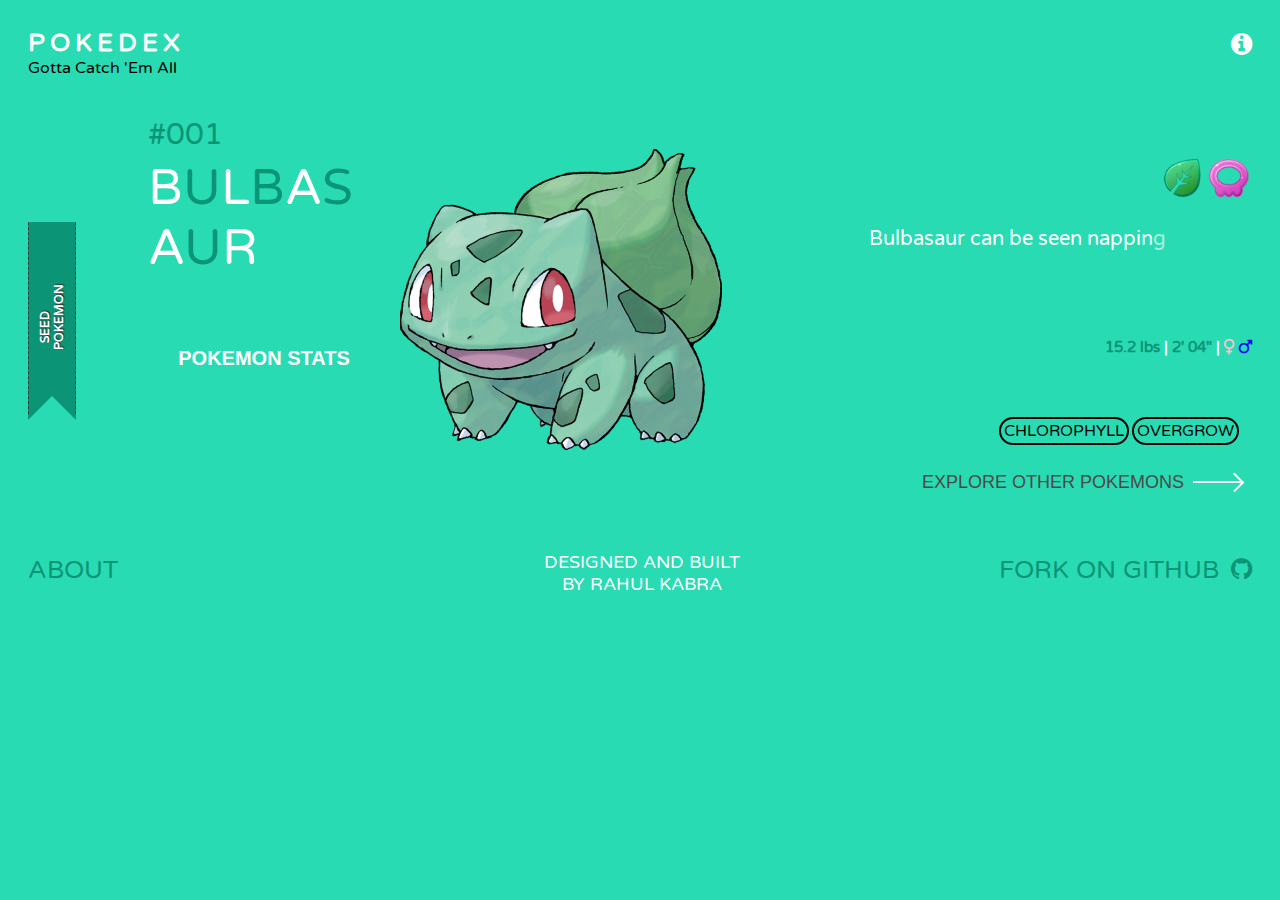
<file: index.html>
<!DOCTYPE html>

<head>
	<link rel="stylesheet" type="text/css"
		href="https://stackpath.bootstrapcdn.com/font-awesome/4.7.0/css/font-awesome.min.css">
	<link rel="stylesheet" type="text/css" href="./style.css">
	<link href="https://fonts.googleapis.com/css?family=Varela+Round&display=swap" rel="stylesheet">
	<meta name="viewport" content="width=device-width,initial-scale=1.0">
	<title>POKEDEX</title>
	<link rel="icon" href="favicon.png" type="./image/png">
</head>

<body>
	<div id="main-container">
		<div id="site-name-container">
			<label>POKEDEX</label>
			<div id="site-desc-container">
				<label>Gotta Catch 'Em All</label>
			</div>
		</div>

		<div></div>
		<div></div>
		<div></div>
		<div></div>
		<div></div>
		<div></div>
		<div></div>

		<div id="more-info-container" class="toggle-more-info">
			<p><span class="fa fa-info-circle" style="cursor:pointer;"></span></p>
		</div>
		<div></div>

		<div id="pokemon-name-container">
			<p id="pokemon-number-container"></p>
			<p id="pokemon-name-label">
			</p>
		</div>

		<div id="pokemon-image-container">
			<img id="pokemon-image" />
		</div>

		<div id="pokemon-desc-container">
			<p id="pokemon-type-container">
			</p>
			<label></label>
			<p style="font-size:15px;font-weight:bold;">
				<span id="pokemon-weight-container"></span>
				<span> | </span>
				<span id="pokemon-height-container"></span>
				<span> | </span>
				<span id="pokemon-gender-female-container" class="fa fa-venus"></span>
				<span id="pokemon-gender-male-container" class="fa fa-mars"></span>
			</p>
		</div>

		<div id="pokemon-category-type-container">
			<div class="pokemon-badge">
				<i><span id="pokemon-category"></span></i>
			</div>
		</div>

		<div id="pokemon-stats-container" class="toggle">
			<span style="color: #fff;"></span>
			<div class="overLyingDiv reveal">
				<div class="stats-label" data-title="POKEMON STATS"></div>
			</div>
			<div class="sliding">
				<div id="stats">
					<div>
						<p>HP</p>
						<p id="hp-stats"></p>
					</div>
					<div>
						<p>ATTACK</p>
						<p id="attack-stats"></p>
					</div>
					<div>
						<p>DEFENSE</p>
						<p id="defense-stats"></p>
					</div>
					<div>
						<p>SP. DEFENSE</p>
						<p id="sp-defense-stats"></p>
					</div>
					<div>
						<p>SP. ATTACK</p>
						<p id="sp-attack-stats"></p>
					</div>
					<div>
						<p>SPEED</p>
						<p id="speed-stats"></p>
					</div>
				</div>
			</div>
		</div>

		<div></div>

		<div id="pokemon-abilities-container">
			<p id="abilities-container">
			</p>
			<span class="link left-link">
				<span class="link-arrow">
					<span></span>
					<span></span>
				</span>
				<span class="link-line"></span>
			</span>
			<span class="link-text">Explore Other Pokemons</span>
			<span class="link right-link">
				<span class="link-arrow">
					<span></span>
					<span></span>
				</span>
				<span class="link-line"></span>
			</span>
		</div>

		<div id="about-container" class="md-trigger" data-modal="modal-12" style="height: 98px; max-height: 98px;">
			<p style="position: relative;top: 20%;">
				<span style="cursor: pointer;">ABOUT</span>
			</p>
		</div>

		<div class="md-modal md-effect-12">
			<div class="md-content">
				<h3 style="letter-spacing: 5px;">POKEDEX</h3>
				<div>
					<p>
						This is a fun project built with the help of the fantastic PokeAPI. It is an inexhaustible list
						of all the details corresponding to a Pokemon.
					</p>
					<p>
						For any avid Pokemon follower, this is the go-to place. Stats, evolution, moves, abilities,
						catgeory, type, you will find each and every tiny detail laid out for you.
					</p>
					<p>
						So what are you waiting for? Jump right in because we,
					</p>
					<p>
						Gotta Catch 'Em All
					</p>
					<button class="md-close">Close</button>
				</div>
			</div>
		</div>

		<div class="md-overlay"></div>

		<div></div>
		<div></div>
		<div></div>

		<div id="made-by-container" style="height: 98px; max-height: 98px;">
			<p style="position: relative;top: 25%;">
				<span>DESIGNED AND BUILT BY</span>
				<a href="https://github.com/rahul-kabra"><span>RAHUL KABRA</span></a>
			</p>
		</div>

		<div id="github-link-container" style="height: 98px; max-height: 98px; background: transparent !important;">
			<p style="position: relative;top: 20%;">
				<a href="https://github.com/rahul-kabra/POKEDEX">
					<span style="padding-right:5px;">FORK ON GITHUB </span>
					<span class="fa fa-github"></span>
				</a>
			</p>
		</div>
	</div>

	<div class="overlay-more-info" id="overlay-more-info">
		<nav class="overlay-more-info-menu">
			<p style="color:#fff;">Find out more about the moves and evolution of a Pokemon here</p>
			<div id="overlay-details-container"
				style="position: relative;display: grid; grid-template-columns: 1fr 1fr">

				<div class="section">
					<p>This is a list of moves performed by <span id="current-pokemon-move"></span></p>
					<div id="pokemon-moves-container">
						<div class="move-item">
							<p id="move-1"></p>
						</div>
						<div class="move-item">
							<p id="move-2"></p>
						</div>
						<div class="move-item">
							<p id="move-3"></p>
						</div>
						<div class="move-item">
							<p id="move-4"></p>
						</div>
						<div class="move-item">
							<p id="move-5"></p>
						</div>
						<div class="move-item">
							<p id="move-6"></p>
						</div>
						<div class="move-item">
							<p id="move-7"></p>
						</div>
						<div class="move-item">
							<p id="move-8"></p>
						</div>
						<div class="move-item">
							<p id="move-9"></p>
						</div>
						<div class="move-item">
							<p id="move-10"></p>
						</div>
						<div class="move-item">
							<p id="move-11"></p>
						</div>
						<div class="move-item">
							<p id="move-12"></p>
						</div>
					</div>
				</div>

				<div class="card-wrapper section">
					<div class="first">
						<div class="front">
							<div class="wrap">
								<p style="font-size: 20px;">This is the evolution of <span id="current-pokemon"></span>
								</p>
								<button class="openEvolutionCard">Read More...</button>
							</div>
						</div>
						<div class="back">
							<div>
								<p id="evolution-first-stage-pokemon-number"></p>
								<p id="evolution-first-stage-pokemon-name"></p>
								<p id="evolution-first-stage-pokemon-image"><img /></p>
							</div>
						</div>
					</div>
					<div class="second">
						<div>
							<p id="evolution-second-stage-pokemon-number"></p>
							<p id="evolution-second-stage-pokemon-name"></p>
							<p id="evolution-second-stage-pokemon-image"><img /></p>
						</div>
					</div>
					<div class="third">
						<div>
							<p id="evolution-third-stage-pokemon-number"></p>
							<p id="evolution-third-stage-pokemon-name"></p>
							<p id="evolution-third-stage-pokemon-image"><img /></p>
						</div>
						<button class="closeEvolutionCard">✕</button>
					</div>
				</div>

			</div>
		</nav>
	</div>

	<div class="page-transition-loader">
		<div class="page-transition-loader-icon">
			<svg version="1.1" id="loader-1" xmlns="http://www.w3.org/2000/svg"
				xmlns:xlink="http://www.w3.org/1999/xlink" x="0px" y="0px" width="40px" height="40px"
				viewBox="0 0 40 40" enable-background="new 0 0 40 40" xml:space="preserve">
				<path opacity="0.2" fill="#000"
					d="M20.201,5.169c-8.254,0-14.946,6.692-14.946,14.946c0,8.255,6.692,14.946,14.946,14.946s14.946-6.691,14.946-14.946C35.146,11.861,28.455,5.169,20.201,5.169z M20.201,31.749c-6.425,0-11.634-5.208-11.634-11.634c0-6.425,5.209-11.634,11.634-11.634c6.425,0,11.633,5.209,11.633,11.634C31.834,26.541,26.626,31.749,20.201,31.749z">
				</path>
				<path fill="#000"
					d="M26.013,10.047l1.654-2.866c-2.198-1.272-4.743-2.012-7.466-2.012h0v3.312h0C22.32,8.481,24.301,9.057,26.013,10.047z">
				</path>
				<animateTransform attributeType="xml" attributeName="transform" type="rotate" from="0 20 20"
					to="360 20 20" dur="0.5s" repeatCount="indefinite"></animateTransform>
			</svg>
		</div>
		<div class="page-transition-loader-tile"></div>
		<div class="page-transition-loader-tile"></div>
		<div class="page-transition-loader-tile"></div>
		<div class="page-transition-loader-tile"></div>
		<div class="page-transition-loader-tile"></div>
	</div>

	<script src="https://code.jquery.com/jquery-3.4.1.js"></script>
	<script src="./data.js"></script>
	<script src="./app.js"></script>
</body>

</html>
</file>
<file: style.css>
* {
  box-sizing: border-box;
}

body {
  font-family: 'Varela Round', sans-serif;
}

#main-container {
  display: grid;
  grid-template-columns: repeat(10, 1fr);
  grid-template-rows: repeat(5, minmax(98px, 98px));
}

#site-name-container {
  padding: 20px;
  grid-column: 1 / 3;
  grid-row: 1 / 2;
}

#site-name-container>label {
  color: #fff;
  font-size: 25px;
  font-weight: bold;
  letter-spacing: 5px;
}

#pokemon-number-container {
  margin: 0 auto;
  font-size: 30px;
}

#pokemon-name-container {
  padding: 10px;
  grid-column: 2 / 4;
  grid-row: 2 / 4;
  max-width: 266.6px;
  word-wrap: break-word;
  font-size: 50px;
}

#pokemon-name-label {
  margin: 5px auto;
}

#pokemon-name-label span:nth-of-type(odd) {
  color: white;
}

#pokemon-image-container {
  padding: 10px;
  grid-column: 4 / 7;
  grid-row: 2 / 6;
  max-width: 399.9px;
  justify-self: center;
  align-self: center;
}

img {
  width: 90%;
}

#pokemon-desc-container {
  padding: 20px;
  grid-column: 7 / 11;
  grid-row: 2 / 5;
  max-width: 533.2px;
  word-wrap: break-word;
  font-size: 20px;
  color: #fff;
  justify-self: center;
  align-self: center;
  text-align: end;
}

#pokemon-abilities-container {
  padding: 10px;
  grid-column: 7 / 11;
  grid-row: 5 / 6;
  justify-self: end;
  align-self: end;
}

#abilities-container {
  text-align: right;
  position: relative;
  top: -10px;
  padding: 0 20px;
}

#pokemon-category-type-container {
  padding: 5px;
  grid-column: 1 / 2;
  grid-row: 3 / 5;
  align-self: center;
  justify-self: baseline;
  padding: 20px;
}

#pokemon-gender-female-container {
  font-weight: bold;
  color: pink;
  visibility: hidden;
}

#pokemon-gender-male-container {
  font-weight: bold;
  color: blue;
  visibility: hidden;
}

#about-container {
  padding: 20px;
  grid-row: 6 / 7;
  grid-column: 1 / 2;
  font-size: 25px;
  text-align: center;
  transition: opacity .25s ease;
}

#github-link-container {
  padding: 20px;
  grid-row: 6 / 7;
  grid-column: 7 / 11;
  font-size: 25px;
  text-align: center;
  justify-self: end;
  align-self: end;
}

#github-link-container a {
  text-decoration: none;
  color: rgb(11, 148, 118);
}

#made-by-container {
  padding: 10px;
  grid-row: 6 / 7;
  grid-column: 5 / 7;
  justify-self: center;
  align-self: center;
  color: #fff;
  font-size: 18px;
  padding: 20px;
  text-align: center;
}

#made-by-container a {
  text-decoration: none;
  color: #fff;
}

#pokemon-desc-container img {
  width: 10%;
}

#pokemon-category {
  color: #fff;
  font-size: 12px;
}

#pokemon-stats-container {
  grid-row: 4 / 6;
  grid-column: 2 / 4;
  justify-self: center;
  align-self: center;
  cursor: pointer;
}

#stats {
  display: grid;
  grid-template-columns: repeat(3, 1fr);
  grid-template-rows: repeat(2, 1fr);
  padding: 10px;
  grid-gap: 10px;
  font-size: 11px;
  text-align: center;
}

#pokemon-moves-container {
  padding: 20px;
}

#more-info-container {
  z-index: 101;
  font-size: 25px;
  padding: 0px 20px;
  justify-self: end;
  align-self: baseline;
  color: #fff;
  position: relative;
  top: -3%;
}

#more-info-container:hover {
  opacity: .7;
}

#more-info-overlay-container {
  display: grid;
  grid-template-rows: repeat(2, 1fr);
}

/*MORE INFO OVERLAY ANIMATION CSS*/
.overlay-more-info {
  position: fixed;
  top: 0;
  left: 0;
  width: 100%;
  height: 100%;
  opacity: 1;
  visibility: hidden;
  transition: opacity .35s, visibility .35s, width .35s;
  z-index: 100;
}

.overlay-more-info:before {
  content: '';
  background: currentColor;
  left: -55%;
  top: 0;
  width: 50%;
  height: 100%;
  position: absolute;
  transition: left .35s ease;
}

.overlay-more-info:after {
  content: '';
  background: currentColor;
  right: -55%;
  top: 0;
  width: 50%;
  height: 100%;
  position: absolute;
  transition: all .35s ease;
}

.overlay-more-info.open {
  opacity: 1;
  visibility: visible;
  height: 100%;
}

.overlay-more-info.open:before {
  left: 0;
}

.overlay-more-info.open:after {
  right: 0;
}

.overlay-more-info.open p {
  animation: fadeInRight .5s ease forwards;
  animation-delay: .35s;
}

.overlay-more-info p {
  display: block;
  position: relative;
  opacity: 0;
}

.overlay-more-info nav {
  position: relative;
  height: 0;
  top: 5%;
  transform: translateY(-50%);
  font-size: 25px;
  font-family: 'Vollkorn', serif;
  font-weight: 400;
  text-align: center;
  z-index: 100;
}

.overlay-more-info p:hover:after,
.overlay-more-info p:focus:after,
.overlay-more-info p:active:after {
  width: 100%;
}

@keyframes fadeInRight {
  0% {
    opacity: 0;
    left: 20%;
  }

  100% {
    opacity: 1;
    left: 0;
  }
}

/*ABOUT MODAL CSS*/
button.md-close {
  cursor: pointer;
}

.md-modal {
  margin: auto;
  position: fixed;
  top: 25%;
  left: 0;
  right: 0;
  width: 50%;
  max-width: 630px;
  min-width: 320px;
  height: auto;
  z-index: 2000;
  visibility: hidden;
  backface-visibility: hidden;
}

.md-show {
  visibility: visible;
}

.md-overlay {
  position: fixed;
  width: 50%;
  height: 60%;
  visibility: hidden;
  top: 20%;
  left: 25%;
  z-index: 1000;
  opacity: 0;
  background: rgba(228, 240, 227, 0.8);
  transition: all 0.3s;
}

.md-show~.md-overlay {
  opacity: 1;
  visibility: visible;
}

.md-effect-12 .md-content {
  transform: scale(0.8);
  opacity: 0;
  transition: all 0.3s;
  text-align: center;
}

.md-show.md-effect-12~.md-overlay {
  background: blanchedalmond;
  opacity: 0.9;
}

.md-effect-12 .md-content h3,
.md-effect-12 .md-content {
  background: transparent;
}

.md-show.md-effect-12 .md-content {
  transform: scale(1);
  opacity: 1;
  font-size: 18px;
}

.overlay-more-info.open div {
  animation: fadeInRight .5s ease forwards;
  animation-delay: .35s;
}

.overlay-more-info div {
  display: block;
  opacity: 0;
}

/*PAGE TRANSITION LOADER STYLE CSS*/
.page-transition-loader {
  position: fixed;
  z-index: 999;
  top: 0;
  left: 0;
  width: 0;
  height: 100vh;
  transition: width 0s 1.4s ease;
}

.page-transition-loader .page-transition-loader-icon {
  position: absolute;
  z-index: 1;
  top: 50%;
  left: 50%;
  transform: translateX(-50%) translateY(-50%);
  opacity: 0;
  transition: opacity .5s ease;
}

.page-transition-loader .page-transition-loader-icon svg {
  transform-origin: 0 0;
}

.page-transition-loader .page-transition-loader-tile {
  position: absolute;
  left: 0;
  width: 0;
  height: 16.66%;
  background-color: #007AE5;
  transition: width .7s ease;
}

.page-transition-loader .page-transition-loader-tile:nth-child(1) {
  top: 0%;
  transition-delay: 0s;
}

.page-transition-loader .page-transition-loader-tile:nth-child(2) {
  top: 16.66%;
  transition-delay: 0.2s;
  background-color: #FFCDB2 !important;
}

.page-transition-loader .page-transition-loader-tile:nth-child(3) {
  top: calc(2*16.66%);
  transition-delay: 0.4s;
  background-color: #FFB4A2 !important;
}

.page-transition-loader .page-transition-loader-tile:nth-child(4) {
  top: calc(3*16.66%);
  transition-delay: 0.6s;
  background-color: #E5989B !important;
}

.page-transition-loader .page-transition-loader-tile:nth-child(5) {
  top: calc(4*16.66%);
  transition-delay: 0.8s;
  background-color: #B5838D !important;
}

.page-transition-loader .page-transition-loader-tile:nth-child(6) {
  top: calc(5*16.66%);
  transition-delay: 1s;
  background-color: #6D6875 !important;
}

.page-transition-loader-tile .page-transition-loader-tile:nth-child(7) {
  top: calc(6*16.66%);
  transition-delay: 0.8s;
}

.page-transition-loader-active {
  width: 100%;
  transition-delay: 0s;
}

.page-transition-loader-active .page-transition-loader-icon {
  opacity: 1;
  transition: opacity .5s 1.4s ease;
}

.page-transition-loader-active .page-transition-loader-tile {
  width: 100%;
}

.page-transition-loader-active .page-transition-loader-tile:nth-child(0) {
  transition-delay: -0.2s;
}

.page-transition-loader-active .page-transition-loader-tile:nth-child(1) {
  transition-delay: 0s;
}

.page-transition-loader-active .page-transition-loader-tile:nth-child(2) {
  transition-delay: 0.2s;
}

.page-transition-loader-active .page-transition-loader-tile:nth-child(3) {
  transition-delay: 0.4s;
}

.page-transition-loader-active .page-transition-loader-tile:nth-child(4) {
  transition-delay: 0.6s;
}

.page-transition-loader-active .page-transition-loader-tile:nth-child(5) {
  transition-delay: 0.8s;
}

/*BADGE DESIGN CSS*/
.pokemon-badge {
  margin: 1em;
  width: 3em;
  height: 10em;
  position: relative;
  border-top-right-radius: .2em;
  border-top-left-radius: .2em;
  margin: auto;
  background: currentColor;
}

.pokemon-badge i {
  width: 100%;
  height: 120%;
  display: block;
  margin: auto;
  z-index: 50;
  position: relative;
  border-right: dashed 0.0625em #333;
  border-left: dashed 0.0625em #333;
  overflow: hidden;
}

i span {
  display: block;
  text-align: center;
  top: 60%;
  margin-top: -2em;
  transform: rotate(-90deg);
  position: relative;
  text-shadow: 0.0625em 0.0625em 0.0625em #333;
  font-style: normal;
  font-weight: bold;
}

.pokemon-badge:before {
  content: "";
  position: absolute;
  bottom: -2.4em;
  left: 0;
  width: 0;
  height: 0;
  border-top: 2.5em solid currentColor;
  border-right: 2.5em solid transparent;
}

.pokemon-badge:after {
  content: "";
  position: absolute;
  bottom: -2.4em;
  right: 0;
  width: 0;
  height: 0;
  border-top: 2.5em solid currentColor;
  border-left: 2.5em solid transparent;
}

/*STATS SLIDE ANIMATION CSS*/

.sliding {
  font-size: 10px;
}

.toggle {
  position: relative;
  z-index: 90;
}

.overLyingDiv {
  width: 100%;
  min-height: 50%;
  height: 100%;
  position: absolute;
  z-index: 10;
  overflow: hidden;
}

.overLyingDiv:before,
.overLyingDiv:after {
  content: '';
  width: 100%;
  height: 50%;
  position: absolute;
  left: 0;
  background: currentColor;
  transition: transform 1s ease;
}

.overLyingDiv:before {
  top: 0;
}

.overLyingDiv:after {
  bottom: 0;
}

.overLyingDiv.is-sliding:before {
  transform: translate3d(-100vw, 0, 0);
}

.overLyingDiv.is-sliding:after {
  transform: translate3d(100vw, 0, 0);
}

.stats-label {
  width: 100%;
  height: 100%;
  z-index: 20;
  font-family: sans-serif;
  font-size: 20px;
  line-height: 1em;
  font-weight: 700;
  color: #fff;
  text-align: center;
  position: relative;
  top: 35px;
}

.stats-label:before,
.stats-label:after {
  content: attr(data-title);
  display: block;
  overflow: hidden;
  transition: transform 1s ease;
}

.stats-label:before {
  height: 1.5em;
  position: relative;
  z-index: 20;
}

.is-sliding .stats-label:before {
  transform: translate3d(-100vw, 0, 0);
}

.stats-label:after {
  width: inherit;
  padding-bottom: .09em;
  position: absolute;
  top: 0;
  left: 0;
  z-index: 10;
  vertical-align: bottom;
  clip: rect(1.5em auto auto auto);
}

.is-sliding .stats-label:after {
  transform: translate3d(100vw, 0, 0);
}

/*NAVIGATION ARROWS ANIMATION CSS*/
.link {
  display: inline-flex;
  align-items: center;
  padding: 5px;
  text-decoration: none;
}

.left-link {
  cursor: pointer;
  transform: rotate(0deg);
}

.right-link {
  cursor: pointer;
  transform: rotate(180deg);
}

.link-arrow {
  display: inline-flex;
}

.link-arrow span {
  position: relative;
  width: 14px;
  height: 2px;
  border-radius: 2px;
  overflow: hidden;
  background: #fff;
  z-index: 2;
}

.link-arrow span:nth-child(1) {
  transform-origin: left bottom;
  transform: rotate(45deg) translate3d(8px, -10px, 0);
}

.link-arrow span:nth-child(2) {
  transform-origin: left bottom;
  transform: rotate(-45deg);
}

.link-arrow span:after {
  content: '';
  display: block;
  position: absolute;
  left: 0;
  width: 0;
  height: 2px;
  background: #C3002F;
}

.link-line {
  position: relative;
  margin-left: -14px;
  width: 50px;
  height: 2px;
  background: #fff;
  overflow: hidden;
  z-index: 1;
}

.link-line:after {
  content: '';
  display: block;
  position: absolute;
  left: 80px;
  width: 70px;
  height: 2px;
  background: #C3002F;
}

.link-text {
  color: #4A4A4A;
  font-family: 'Oswald', sans-serif;
  font-size: 18px;
  text-transform: uppercase;
  position: relative;
  top: 5px;
}

.link:hover .link-line:after {
  animation: animation-line 1.5s forwards;
}

.link:hover .link-arrow span:after {
  animation: animation-arrow 1.5s forwards;
  animation-delay: 1s;
}

@keyframes animation-line {
  0% {
    left: 80px;
  }

  100% {
    left: 0;
  }
}

@keyframes animation-arrow {
  0% {
    width: 0;
  }

  100% {
    width: 100%;
  }
}

/*MOVES ANIMATION CSS*/
.move-item {
  float: left;
  width: 160px;
  height: 90px;
  color: #fff;
}

.move-item p {
  padding: 12px;
  text-transform: uppercase;
  font-size: 20px;
}

.move-item {
  animation: zoom-out 2s 3s both;
}

.move-item:nth-child(1) {
  animation-delay: 3660ms !important;
}

.move-item:nth-child(2) {
  animation-delay: 1794ms !important;
}

.move-item:nth-child(3) {
  animation-delay: 2880ms !important;
}

.move-item:nth-child(4) {
  animation-delay: 2580ms !important;
}

.move-item:nth-child(5) {
  animation-delay: 1503ms !important;
}

.move-item:nth-child(6) {
  animation-delay: 4118ms !important;
}

.move-item:nth-child(7) {
  animation-delay: 746ms !important;
}

.move-item:nth-child(8) {
  animation-delay: 981ms !important;
}

.move-item:nth-child(9) {
  animation-delay: 1429ms !important;
}

.move-item:nth-child(10) {
  animation-delay: 3897ms !important;
}

.move-item:nth-child(11) {
  animation-delay: 1709ms !important;
}

.move-item:nth-child(12) {
  animation-delay: 3025ms !important;
}

@keyframes zoom-out {

  from,
  to {
    transform: scale3d(0, 0, 0);
  }

  45%,
  100% {
    transform: scale3d(1, 1, 1);
  }
}

/*EVOLUTION ANIMATION STYLE CSS*/
.card-wrapper {
  text-align: center;
}

.first,
.second,
.third {
  float: left;
  position: relative;
  background-color: #fff;
  width: 33.33%;
  max-width: 300px;
  height: 400px;
}

.first,
.third {
  transition: .7s ease-in-out;
}

.first.open-evolution,
.third.open-evolution {
  transform: rotateY(0deg);
  transition: .7s ease-in-out;
}

.first {
  z-index: 20;
  transform: rotateY(180deg);
  transform-origin: 100% 50%;
}

.third {
  transform: rotateY(-180deg);
  transform-origin: 0% 50%;
}

.front,
.back {
  height: 100%;
  width: 100%;
  position: absolute;
  background-color: #fff;
  top: 0;
}

.front {
  transform: rotateY(180deg);
  z-index: 5;
}

.back {
  background-color: #fff;
  z-index: 4;
  backface-visibility: hidden;
}

.back.open-evolution {
  z-index: 10;
}

.openEvolutionCard {
  padding: 5px;
  z-index: 50;
  font-weight: 200;
  font-size: 15px;
  opacity: .7;
  transition: .2s ease-in-out;
  cursor: pointer;
}

.openEvolutionCard:hover {
  color: #fff;
  transition: .2s ease-in-out;
}

.closeEvolutionCard {
  position: absolute;
  border: none;
  background-color: rgba(0, 0, 0, 0.4);
  color: white;
  z-index: 50;
  width: 35px;
  font-size: 1em;
  cursor: pointer;
  height: 35px;
  top: 10px;
  right: 10px;
  border-radius: 50%;
  display: none;
}

.closeEvolutionCard:hover {
  background-color: rgba(0, 0, 0, 0.2);
  transition: .2s ease-in-out;
}

.wrap {
  padding: 130px 0;
}

/*RESPONSIVE CSS STYLES*/
@media screen and (max-width: 414px) {
  #site-name-container {
    grid-area: 1/1/2/10 !important;
  }

  #more-info-container {
    grid-area: 1/1/10/11 !important;
    position: relative;
    top: 0 !important;
  }

  #pokemon-name-container {
    grid-area: 2/2/3/10 !important;
    max-width: none !important;
    font-size: 40px !important;
    text-align: center !important;
  }

  #pokemon-image-container {
    grid-area: 3/3/6/11 !important;
    align-self: center !important;
  }

  #pokemon-image-container img {
    width: 85% !important;
  }

  #pokemon-category-type-container {
    grid-area: 3/1/6/4 !important;
  }

  #pokemon-desc-container {
    grid-area: 6/1/9/11 !important;
    justify-self: start !important;
    max-width: none !important;
    text-align: inherit !important;
  }

  #pokemon-desc-container img {
    width: 7% !important;
  }

  #pokemon-stats-container {
    grid-area: 9/1/11/4 !important;
    justify-self: baseline !important;
  }

  #pokemon-abilities-container {
    grid-area: 9/5/11/11 !important;
    align-self: center !important;
    padding: 5px !important;
    font-size: 9px !important;
    justify-self: center !important;
  }

  #about-container {
    grid-area: 11/1/12/5 !important;
    font-size: 20px !important;
    text-align: left !important;
    padding: 5px 5px 5px 20px !important;
  }

  #made-by-container {
    grid-area: 12/1/12/11 !important;
    font-size: 17px !important;
    padding: 0px !important;
  }

  #github-link-container {
    grid-area: 11/5/12/11 !important;
    font-size: 20px !important;
    padding: 5px !important;
  }

  #main-container {
    display: grid !important;
    grid-template-columns: repeat(10, 1fr) !important;
  }

  .link-text {
    font-size: 8px !important;
    position: relative !important;
    top: 1.5px !important;
  }

  .link {
    padding: 0 !important;
  }

  .link-line {
    width: 20px !important;
  }

  .stats-label {
    font-size: 11px !important;
    position: relative;
    top: 40% !important;
  }

  #stats {
    font-size: 9px !important;
    padding: 5px !important;
  }

  .md-overlay {
    width: 100% !important;
    height: 100% !important;
    top: 0 !important;
    left: 0 !important;
  }

  .md-show.md-effect-12 .md-content {
    font-size: 14px !important;
  }

  .md-modal {
    top: 20% !important;
  }

  .overlay-more-info nav {
    font-size: 15px;
  }

  .overlay-more-info.open p {
    font-size: 13px;
    padding-top: 12px;
  }

  #overlay-details-container {
    grid-template-columns: 1fr !important;
  }

  .wrap {
    padding: 45px 0;
  }

  .wrap p {
    font-size: 13px !important;
  }

  .first,
  .second,
  .third {
    height: 250px;
  }

  .closeEvolutionCard {
    height: 25px;
    width: 25px;
  }

  .move-item {
    width: 54px !important;
    height: 75px !important;
  }

  .move-item p {
    padding: 5px !important;
    font-size: 8px !important;
  }

  #pokemon-moves-container {
    padding: 5px 25px;
  }
}

@media screen and (min-width: 415px) and (max-width: 768px) {
  #site-name-container {
    grid-area: 1/1/2/10 !important;
  }

  #more-info-container {
    grid-area: 1/1/10/11 !important;
    position: relative;
    top: 0 !important;
  }

  #pokemon-name-container {
    grid-area: 2/2/3/10 !important;
    max-width: none !important;
    font-size: 40px !important;
    text-align: center !important;
  }

  #pokemon-image-container {
    grid-area: 3/3/6/11 !important;
    align-self: center !important;
  }

  #pokemon-image-container img {
    width: 85% !important;
  }

  #pokemon-category-type-container {
    grid-area: 3/1/6/4 !important;
  }

  #pokemon-desc-container {
    grid-area: 6/1/9/11 !important;
    justify-self: start !important;
    max-width: none !important;
    text-align: inherit !important;
  }

  #pokemon-desc-container img {
    width: 7% !important;
  }

  #pokemon-stats-container {
    grid-area: 9/1/11/5 !important;
    justify-self: center !important;
  }

  #pokemon-abilities-container {
    grid-area: 9/5/11/11 !important;
    align-self: center !important;
    padding: 10px !important;
    font-size: 13px !important;
    justify-self: center !important;
  }

  #about-container {
    grid-area: 11/1/12/5 !important;
    font-size: 20px !important;
    text-align: left !important;
    padding: 5px 5px 5px 20px !important;
  }

  #made-by-container {
    grid-area: 12/1/12/11 !important;
    font-size: 17px !important;
    padding: 0px !important;
  }

  #github-link-container {
    grid-area: 11/5/12/11 !important;
    font-size: 20px !important;
    padding: 5px 20px 5px 5px !important;
  }

  #main-container {
    display: grid !important;
    grid-template-columns: repeat(10, 1fr) !important;
  }

  .link-text {
    font-size: 12px !important;
    position: relative !important;
    top: 3px !important;
  }

  .link {
    padding: 0 !important;
  }

  .link-line {
    width: 30px !important;
  }

  .stats-label {
    font-size: 15px !important;
    position: relative;
    top: 40% !important;
  }

  #stats {
    font-size: 13px !important;
    padding: 10px !important;
  }

  .md-overlay {
    width: 100% !important;
    height: 100% !important;
    top: 0 !important;
    left: 0 !important;
  }

  .md-show.md-effect-12 .md-content {
    font-size: 13px !important;
  }

  .md-modal {
    top: 10% !important;
  }

  .overlay-more-info nav {
    font-size: 15px;
  }

  .overlay-more-info.open p {
    font-size: 13px;
    padding-top: 12px;
  }

  #overlay-details-container {
    grid-template-columns: 1fr 1fr !important;
  }

  .wrap {
    padding: 45px 0;
  }

  .wrap p {
    font-size: 13px !important;
  }

  .first,
  .second,
  .third {
    height: 250px;
  }

  .closeEvolutionCard {
    height: 25px;
    width: 25px;
  }

  .move-item {
    width: 54px !important;
    height: 75px !important;
  }

  .move-item p {
    padding: 5px !important;
    font-size: 8px !important;
  }

  #pokemon-moves-container {
    padding: 5px 25px;
  }
}

@media screen and (min-width: 769px) and (max-width: 1024px) {
  #site-name-container {
    grid-area: 1/1/2/10 !important;
  }

  #more-info-container {
    grid-area: 1/1/10/11 !important;
    position: relative;
    top: 0 !important;
  }

  #pokemon-name-container {
    grid-area: 2/2/3/10 !important;
    max-width: none !important;
    font-size: 40px !important;
    text-align: center !important;
  }

  #pokemon-image-container {
    grid-area: 3/3/6/11 !important;
    align-self: center !important;
  }

  #pokemon-image-container img {
    width: 85% !important;
  }

  #pokemon-category-type-container {
    grid-area: 3/1/6/4 !important;
  }

  #pokemon-desc-container {
    grid-area: 6/1/9/11 !important;
    justify-self: start !important;
    max-width: none !important;
    text-align: inherit !important;
  }

  #pokemon-desc-container img {
    width: 7% !important;
  }

  #pokemon-stats-container {
    grid-area: 9/1/11/5 !important;
    justify-self: center !important;
  }

  #pokemon-abilities-container {
    grid-area: 9/5/11/11 !important;
    align-self: center !important;
    padding: 10px !important;
    font-size: 15px !important;
    justify-self: center !important;
  }

  #about-container {
    grid-area: 11/1/12/5 !important;
    font-size: 20px !important;
    text-align: left !important;
    padding: 5px 5px 5px 20px !important;
  }

  #made-by-container {
    grid-area: 12/1/12/11 !important;
    font-size: 17px !important;
    padding: 0px !important;
  }

  #github-link-container {
    grid-area: 11/5/12/11 !important;
    font-size: 20px !important;
    padding: 5px 20px 5px 5px !important;
  }

  #main-container {
    display: grid !important;
    grid-template-columns: repeat(10, 1fr) !important;
  }

  .link-text {
    font-size: 13px !important;
    position: relative !important;
    top: 3px !important;
  }

  .link {
    padding: 0 !important;
  }

  .link-line {
    width: 30px !important;
  }

  .stats-label {
    font-size: 18px !important;
    position: relative;
    top: 40% !important;
  }

  #stats {
    font-size: 13px !important;
    padding: 10px !important;
  }

  .md-overlay {
    width: 100% !important;
    height: 100% !important;
    top: 0 !important;
    left: 0 !important;
  }

  .md-show.md-effect-12 .md-content {
    font-size: 13px !important;
  }

  .md-modal {
    top: 10% !important;
  }

  .overlay-more-info nav {
    font-size: 15px;
  }

  .overlay-more-info.open p {
    font-size: 13px;
    padding-top: 12px;
  }

  #overlay-details-container {
    grid-template-columns: 1fr 1fr !important;
  }

  .wrap {
    padding: 45px 0;
  }

  .wrap p {
    font-size: 13px !important;
  }

  .first,
  .second,
  .third {
    height: 250px;
  }

  .closeEvolutionCard {
    height: 25px;
    width: 25px;
  }

  .move-item {
    width: 54px !important;
    height: 75px !important;
  }

  .move-item p {
    padding: 5px !important;
    font-size: 8px !important;
  }

  #pokemon-moves-container {
    padding: 5px 25px;
  }
}

@media screen and (min-width: 1025px) and (max-width: 1034px) {
  #pokemon-name-container {
    font-size: 48px !important;
  }
}

@media screen and (min-width: 1025px) and (max-width: 1150px) {
  .link-text {
    font-size: 14px !important;
  }
}
</file>
